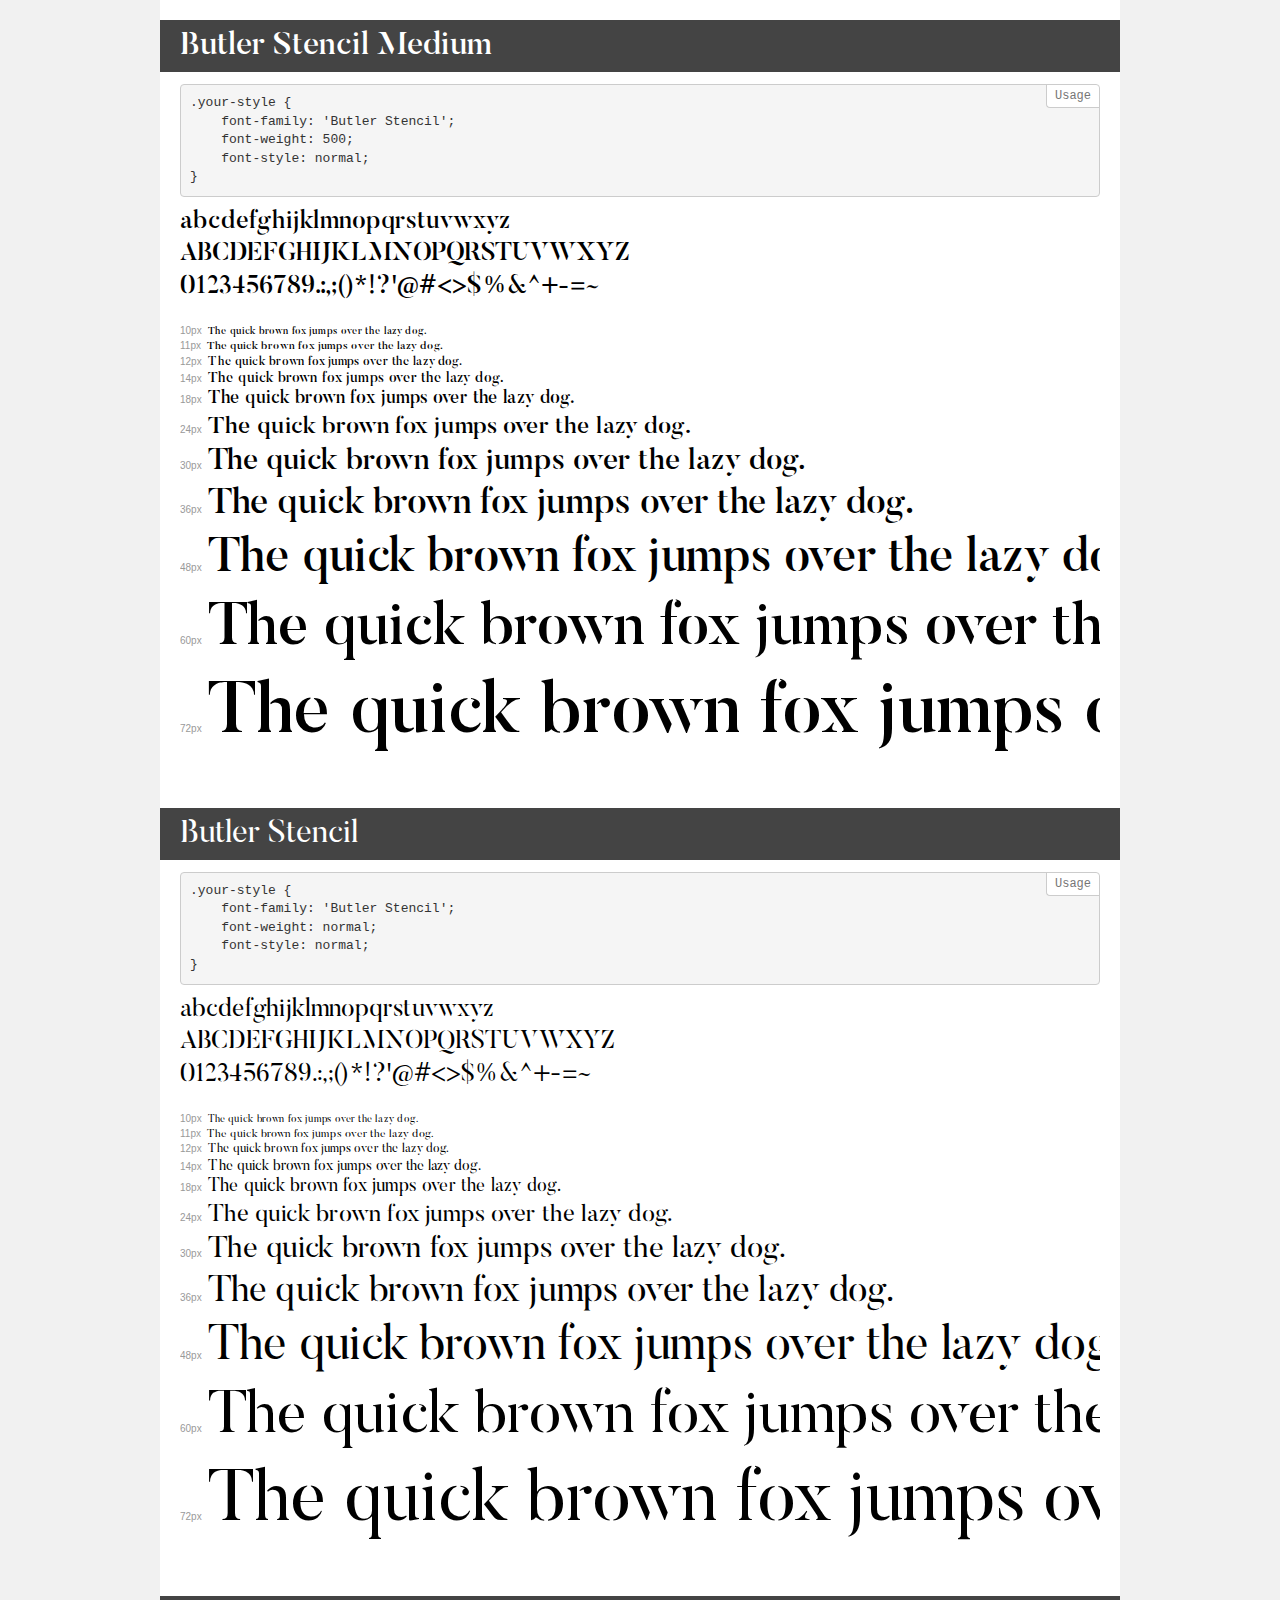
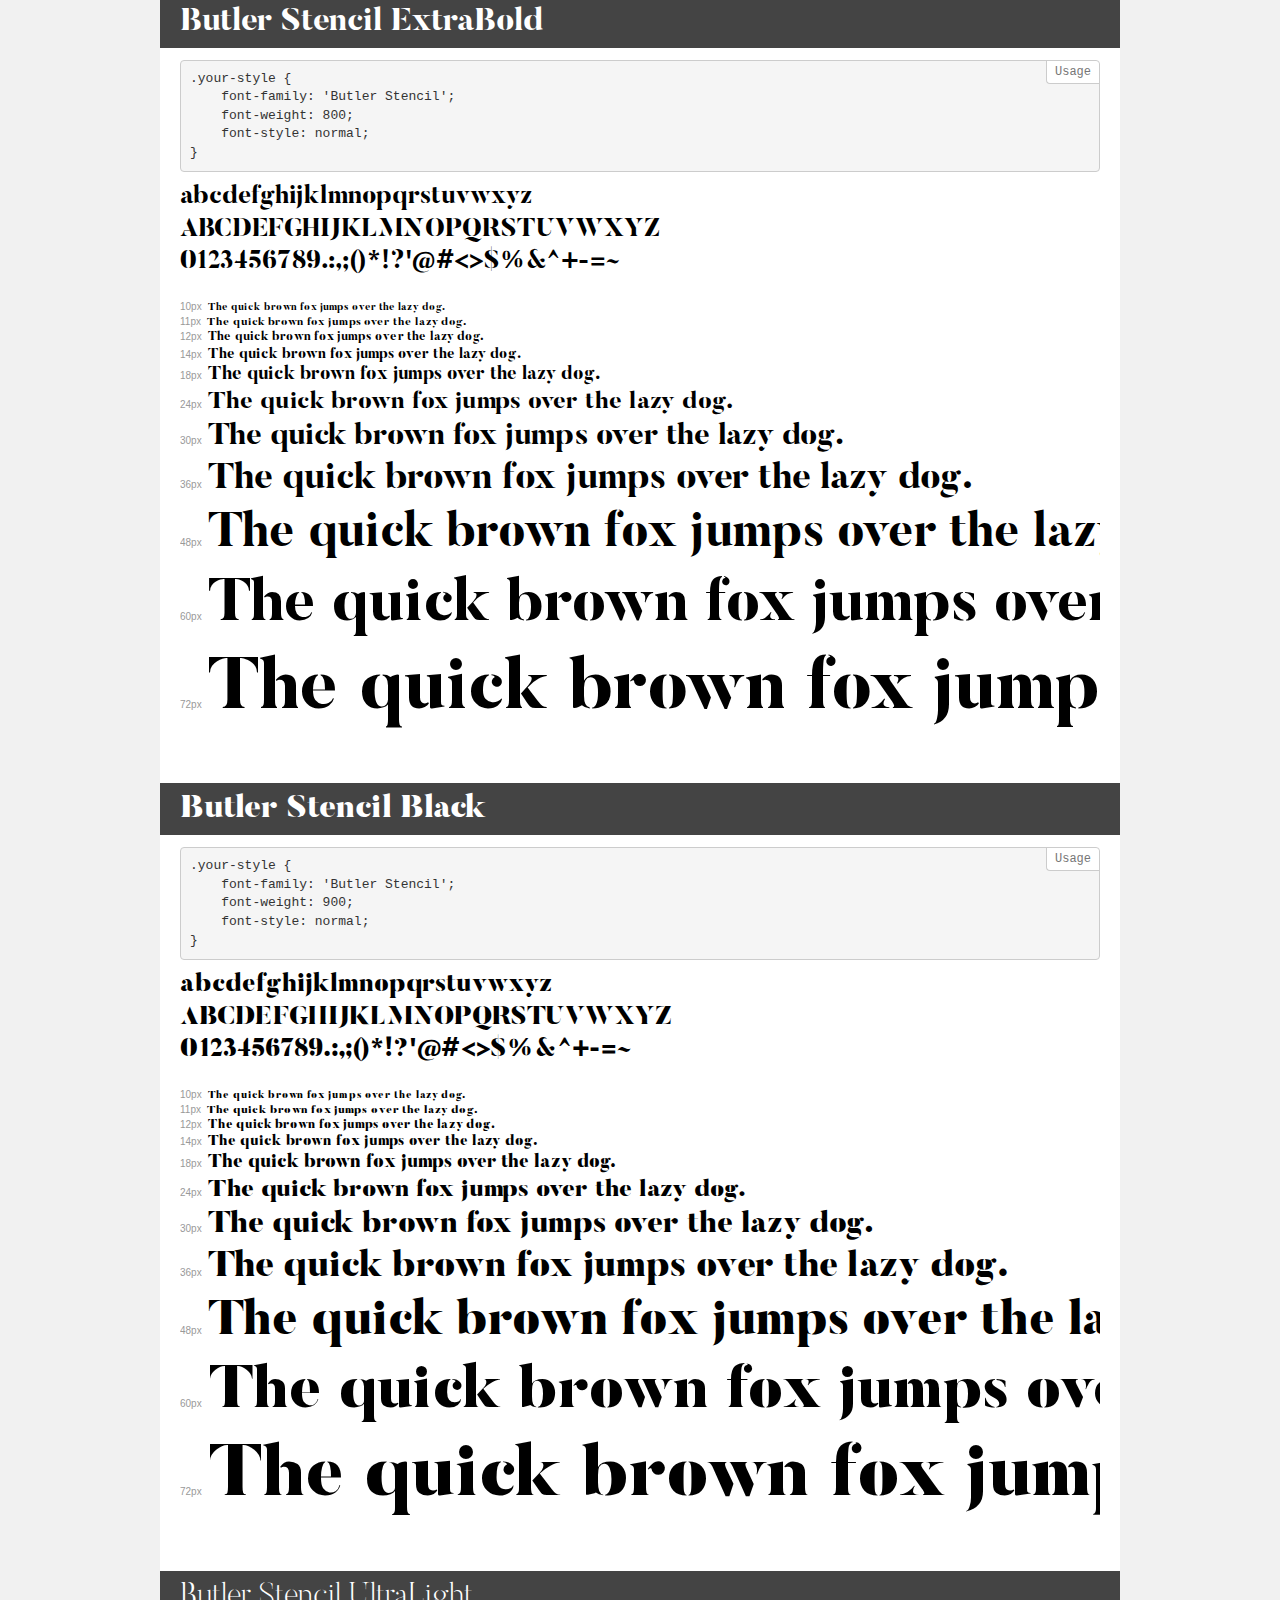
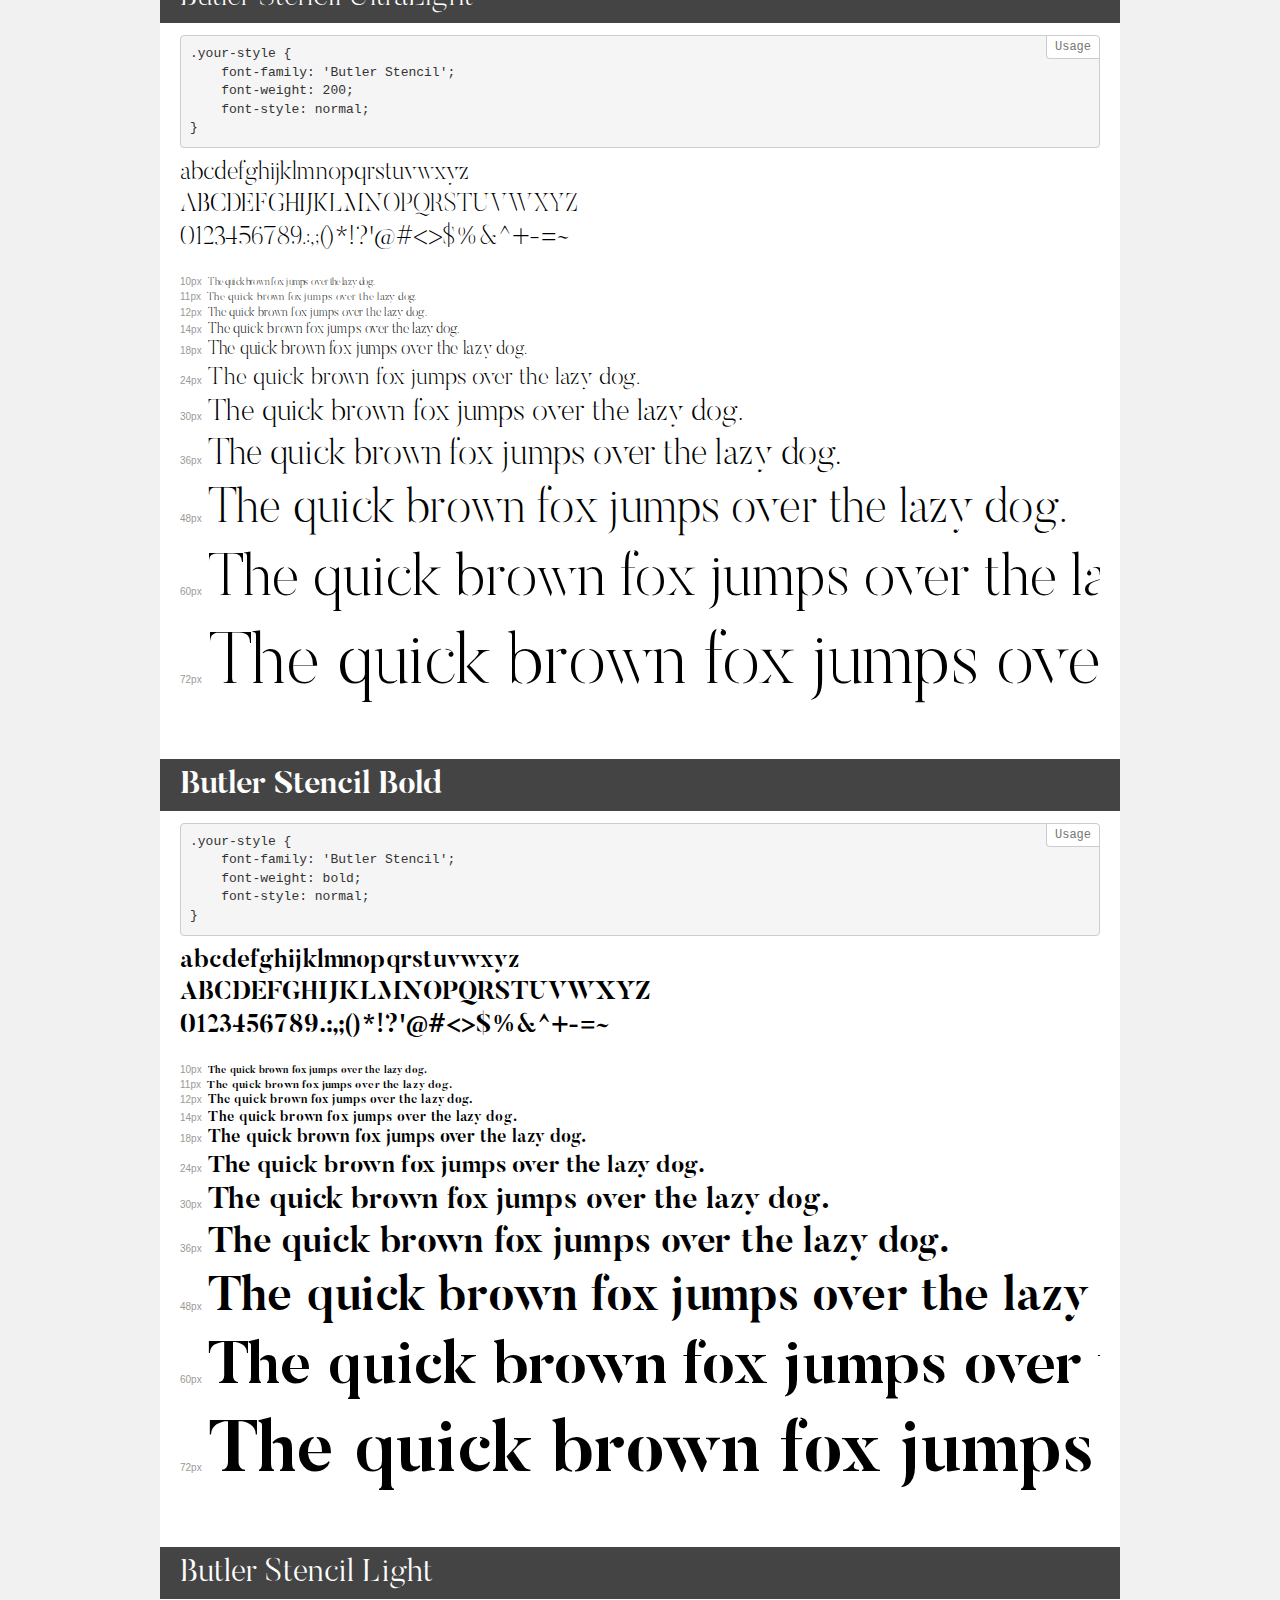
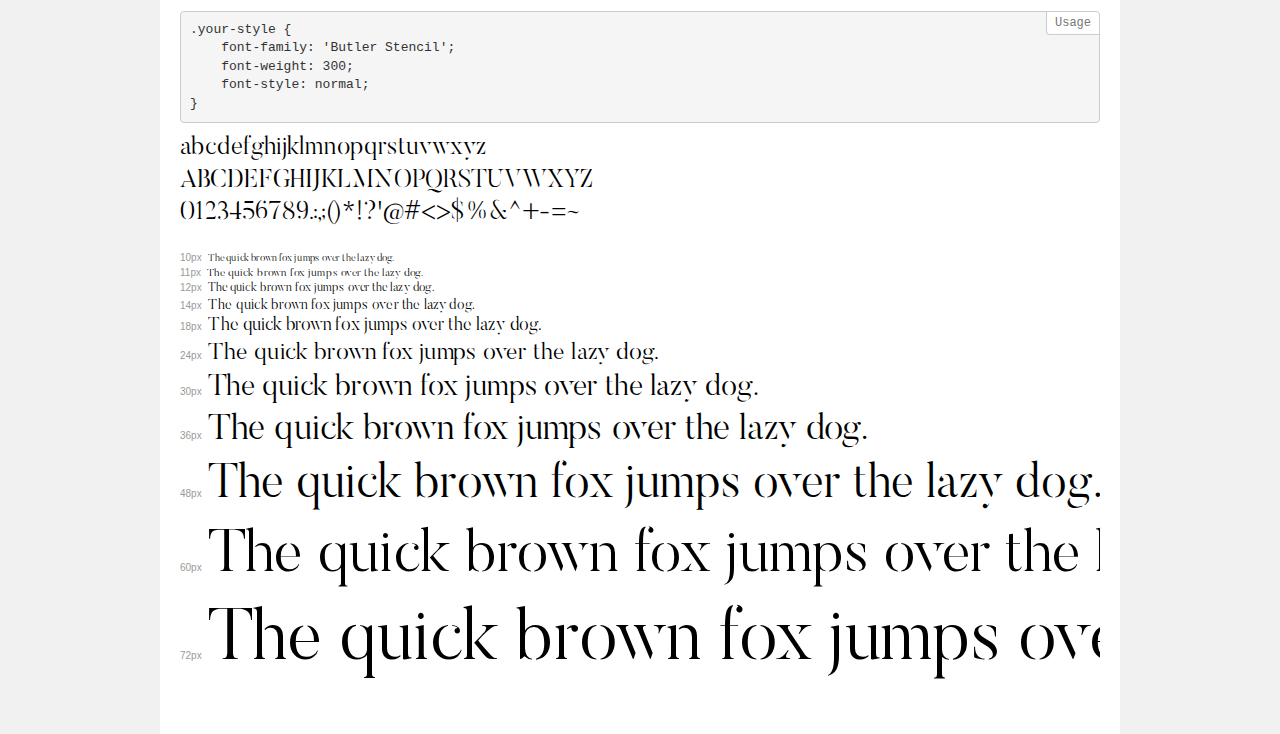
<file: assets/fonts/butler-font/Butler_Stencil_Webfont/demo.html>
<!DOCTYPE html>
<html>
<head>
    <meta charset="utf-8">
    <meta http-equiv="X-UA-Compatible" content="IE=edge">
    <meta name="viewport" content="width=device-width, initial-scale=1">
    <meta name="robots" content="noindex, noarchive">
    <meta name="format-detection" content="telephone=no">
    <title>Transfonter demo</title>
    <link href="stylesheet.css" rel="stylesheet">
    <style>
        /*
        http://meyerweb.com/eric/tools/css/reset/
        v2.0 | 20110126
        License: none (public domain)
        */
        html, body, div, span, applet, object, iframe,
        h1, h2, h3, h4, h5, h6, p, blockquote, pre,
        a, abbr, acronym, address, big, cite, code,
        del, dfn, em, img, ins, kbd, q, s, samp,
        small, strike, strong, sub, sup, tt, var,
        b, u, i, center,
        dl, dt, dd, ol, ul, li,
        fieldset, form, label, legend,
        table, caption, tbody, tfoot, thead, tr, th, td,
        article, aside, canvas, details, embed,
        figure, figcaption, footer, header, hgroup,
        menu, nav, output, ruby, section, summary,
        time, mark, audio, video {
            margin: 0;
            padding: 0;
            border: 0;
            font-size: 100%;
            font: inherit;
            vertical-align: baseline;
        }
        /* HTML5 display-role reset for older browsers */
        article, aside, details, figcaption, figure,
        footer, header, hgroup, menu, nav, section {
            display: block;
        }
        body {
            line-height: 1;
        }
        ol, ul {
            list-style: none;
        }
        blockquote, q {
            quotes: none;
        }
        blockquote:before, blockquote:after,
        q:before, q:after {
            content: '';
            content: none;
        }
        table {
            border-collapse: collapse;
            border-spacing: 0;
        }
        /* common styles */
        body {
            background: #f1f1f1;
            color: #000;
        }
        .page {
            background: #fff;
            width: 920px;
            margin: 0 auto;
            padding: 20px 20px 0 20px;
            overflow: hidden;
        }
        .font-container {
            overflow-x: auto;
            overflow-y: hidden;
            margin-bottom: 40px;
            line-height: 1.3;
            white-space: nowrap;
            padding-bottom: 5px;
        }
        h1 {
            position: relative;
            background: #444;
            font-size: 32px;
            color: #fff;
            padding: 10px 20px;
            margin: 0 -20px 12px -20px;
        }
        .letters {
            font-size: 25px;
            margin-bottom: 20px;
        }
        .s10:before {
            content: '10px';
        }
        .s11:before {
            content: '11px';
        }
        .s12:before {
            content: '12px';
        }
        .s14:before {
            content: '14px';
        }
        .s18:before {
            content: '18px';
        }
        .s24:before {
            content: '24px';
        }
        .s30:before {
            content: '30px';
        }
        .s36:before {
            content: '36px';
        }
        .s48:before {
            content: '48px';
        }
        .s60:before {
            content: '60px';
        }
        .s72:before {
            content: '72px';
        }
        .s10:before, .s11:before, .s12:before, .s14:before,
        .s18:before, .s24:before, .s30:before, .s36:before,
        .s48:before, .s60:before, .s72:before {
            font-family: Arial, sans-serif;
            font-size: 10px;
            font-weight: normal;
            font-style: normal;
            color: #999;
            padding-right: 6px;
        }
        pre {
            display: block;
            position: relative;
            padding: 9px;
            margin: 0 0 10px;
            font-family: Monaco, Menlo, Consolas, "Courier New", monospace !important;
            font-size: 13px;
            line-height: 1.428571429;
            color: #333;
            font-weight: normal !important;
            font-style: normal !important;
            background-color: #f5f5f5;
            border: 1px solid #ccc;
            overflow-x: auto;
            border-radius: 4px;
        }
        pre:after {
            display: block;
            position: absolute;
            right: 0;
            top: 0;
            content: 'Usage';
            line-height: 1;
            padding: 5px 8px;
            font-size: 12px;
            color: #767676;
            background-color: #fff;
            border: 1px solid #ccc;
            border-right: none;
            border-top: none;
            border-radius: 0 4px 0 4px;
            z-index: 10;
        }
        /* responsive */
        @media (max-width: 959px) {
            .page {
                width: auto;
                margin: 0;
            }
        }
    </style>
</head>
<body>
<div class="page">
    <div class="demo" style="font-family: 'Butler Stencil'; font-weight: 500; font-style: normal;">
        <h1>Butler Stencil Medium</h1>
        <pre>.your-style {
    font-family: 'Butler Stencil';
    font-weight: 500;
    font-style: normal;
}</pre>
        <div class="font-container">
            <p class="letters">
                abcdefghijklmnopqrstuvwxyz<br>
ABCDEFGHIJKLMNOPQRSTUVWXYZ<br>
                0123456789.:,;()*!?'@#<>$%&^+-=~
            </p>
            <p class="s10" style="font-size: 10px;">The quick brown fox jumps over the lazy dog.</p>
            <p class="s11" style="font-size: 11px;">The quick brown fox jumps over the lazy dog.</p>
            <p class="s12" style="font-size: 12px;">The quick brown fox jumps over the lazy dog.</p>
            <p class="s14" style="font-size: 14px;">The quick brown fox jumps over the lazy dog.</p>
            <p class="s18" style="font-size: 18px;">The quick brown fox jumps over the lazy dog.</p>
            <p class="s24" style="font-size: 24px;">The quick brown fox jumps over the lazy dog.</p>
            <p class="s30" style="font-size: 30px;">The quick brown fox jumps over the lazy dog.</p>
            <p class="s36" style="font-size: 36px;">The quick brown fox jumps over the lazy dog.</p>
            <p class="s48" style="font-size: 48px;">The quick brown fox jumps over the lazy dog.</p>
            <p class="s60" style="font-size: 60px;">The quick brown fox jumps over the lazy dog.</p>
            <p class="s72" style="font-size: 72px;">The quick brown fox jumps over the lazy dog.</p>
        </div>
    </div>
    <div class="demo" style="font-family: 'Butler Stencil'; font-weight: normal; font-style: normal;">
        <h1>Butler Stencil</h1>
        <pre>.your-style {
    font-family: 'Butler Stencil';
    font-weight: normal;
    font-style: normal;
}</pre>
        <div class="font-container">
            <p class="letters">
                abcdefghijklmnopqrstuvwxyz<br>
ABCDEFGHIJKLMNOPQRSTUVWXYZ<br>
                0123456789.:,;()*!?'@#<>$%&^+-=~
            </p>
            <p class="s10" style="font-size: 10px;">The quick brown fox jumps over the lazy dog.</p>
            <p class="s11" style="font-size: 11px;">The quick brown fox jumps over the lazy dog.</p>
            <p class="s12" style="font-size: 12px;">The quick brown fox jumps over the lazy dog.</p>
            <p class="s14" style="font-size: 14px;">The quick brown fox jumps over the lazy dog.</p>
            <p class="s18" style="font-size: 18px;">The quick brown fox jumps over the lazy dog.</p>
            <p class="s24" style="font-size: 24px;">The quick brown fox jumps over the lazy dog.</p>
            <p class="s30" style="font-size: 30px;">The quick brown fox jumps over the lazy dog.</p>
            <p class="s36" style="font-size: 36px;">The quick brown fox jumps over the lazy dog.</p>
            <p class="s48" style="font-size: 48px;">The quick brown fox jumps over the lazy dog.</p>
            <p class="s60" style="font-size: 60px;">The quick brown fox jumps over the lazy dog.</p>
            <p class="s72" style="font-size: 72px;">The quick brown fox jumps over the lazy dog.</p>
        </div>
    </div>
    <div class="demo" style="font-family: 'Butler Stencil'; font-weight: 800; font-style: normal;">
        <h1>Butler Stencil ExtraBold</h1>
        <pre>.your-style {
    font-family: 'Butler Stencil';
    font-weight: 800;
    font-style: normal;
}</pre>
        <div class="font-container">
            <p class="letters">
                abcdefghijklmnopqrstuvwxyz<br>
ABCDEFGHIJKLMNOPQRSTUVWXYZ<br>
                0123456789.:,;()*!?'@#<>$%&^+-=~
            </p>
            <p class="s10" style="font-size: 10px;">The quick brown fox jumps over the lazy dog.</p>
            <p class="s11" style="font-size: 11px;">The quick brown fox jumps over the lazy dog.</p>
            <p class="s12" style="font-size: 12px;">The quick brown fox jumps over the lazy dog.</p>
            <p class="s14" style="font-size: 14px;">The quick brown fox jumps over the lazy dog.</p>
            <p class="s18" style="font-size: 18px;">The quick brown fox jumps over the lazy dog.</p>
            <p class="s24" style="font-size: 24px;">The quick brown fox jumps over the lazy dog.</p>
            <p class="s30" style="font-size: 30px;">The quick brown fox jumps over the lazy dog.</p>
            <p class="s36" style="font-size: 36px;">The quick brown fox jumps over the lazy dog.</p>
            <p class="s48" style="font-size: 48px;">The quick brown fox jumps over the lazy dog.</p>
            <p class="s60" style="font-size: 60px;">The quick brown fox jumps over the lazy dog.</p>
            <p class="s72" style="font-size: 72px;">The quick brown fox jumps over the lazy dog.</p>
        </div>
    </div>
    <div class="demo" style="font-family: 'Butler Stencil'; font-weight: 900; font-style: normal;">
        <h1>Butler Stencil Black</h1>
        <pre>.your-style {
    font-family: 'Butler Stencil';
    font-weight: 900;
    font-style: normal;
}</pre>
        <div class="font-container">
            <p class="letters">
                abcdefghijklmnopqrstuvwxyz<br>
ABCDEFGHIJKLMNOPQRSTUVWXYZ<br>
                0123456789.:,;()*!?'@#<>$%&^+-=~
            </p>
            <p class="s10" style="font-size: 10px;">The quick brown fox jumps over the lazy dog.</p>
            <p class="s11" style="font-size: 11px;">The quick brown fox jumps over the lazy dog.</p>
            <p class="s12" style="font-size: 12px;">The quick brown fox jumps over the lazy dog.</p>
            <p class="s14" style="font-size: 14px;">The quick brown fox jumps over the lazy dog.</p>
            <p class="s18" style="font-size: 18px;">The quick brown fox jumps over the lazy dog.</p>
            <p class="s24" style="font-size: 24px;">The quick brown fox jumps over the lazy dog.</p>
            <p class="s30" style="font-size: 30px;">The quick brown fox jumps over the lazy dog.</p>
            <p class="s36" style="font-size: 36px;">The quick brown fox jumps over the lazy dog.</p>
            <p class="s48" style="font-size: 48px;">The quick brown fox jumps over the lazy dog.</p>
            <p class="s60" style="font-size: 60px;">The quick brown fox jumps over the lazy dog.</p>
            <p class="s72" style="font-size: 72px;">The quick brown fox jumps over the lazy dog.</p>
        </div>
    </div>
    <div class="demo" style="font-family: 'Butler Stencil'; font-weight: 200; font-style: normal;">
        <h1>Butler Stencil UltraLight</h1>
        <pre>.your-style {
    font-family: 'Butler Stencil';
    font-weight: 200;
    font-style: normal;
}</pre>
        <div class="font-container">
            <p class="letters">
                abcdefghijklmnopqrstuvwxyz<br>
ABCDEFGHIJKLMNOPQRSTUVWXYZ<br>
                0123456789.:,;()*!?'@#<>$%&^+-=~
            </p>
            <p class="s10" style="font-size: 10px;">The quick brown fox jumps over the lazy dog.</p>
            <p class="s11" style="font-size: 11px;">The quick brown fox jumps over the lazy dog.</p>
            <p class="s12" style="font-size: 12px;">The quick brown fox jumps over the lazy dog.</p>
            <p class="s14" style="font-size: 14px;">The quick brown fox jumps over the lazy dog.</p>
            <p class="s18" style="font-size: 18px;">The quick brown fox jumps over the lazy dog.</p>
            <p class="s24" style="font-size: 24px;">The quick brown fox jumps over the lazy dog.</p>
            <p class="s30" style="font-size: 30px;">The quick brown fox jumps over the lazy dog.</p>
            <p class="s36" style="font-size: 36px;">The quick brown fox jumps over the lazy dog.</p>
            <p class="s48" style="font-size: 48px;">The quick brown fox jumps over the lazy dog.</p>
            <p class="s60" style="font-size: 60px;">The quick brown fox jumps over the lazy dog.</p>
            <p class="s72" style="font-size: 72px;">The quick brown fox jumps over the lazy dog.</p>
        </div>
    </div>
    <div class="demo" style="font-family: 'Butler Stencil'; font-weight: bold; font-style: normal;">
        <h1>Butler Stencil Bold</h1>
        <pre>.your-style {
    font-family: 'Butler Stencil';
    font-weight: bold;
    font-style: normal;
}</pre>
        <div class="font-container">
            <p class="letters">
                abcdefghijklmnopqrstuvwxyz<br>
ABCDEFGHIJKLMNOPQRSTUVWXYZ<br>
                0123456789.:,;()*!?'@#<>$%&^+-=~
            </p>
            <p class="s10" style="font-size: 10px;">The quick brown fox jumps over the lazy dog.</p>
            <p class="s11" style="font-size: 11px;">The quick brown fox jumps over the lazy dog.</p>
            <p class="s12" style="font-size: 12px;">The quick brown fox jumps over the lazy dog.</p>
            <p class="s14" style="font-size: 14px;">The quick brown fox jumps over the lazy dog.</p>
            <p class="s18" style="font-size: 18px;">The quick brown fox jumps over the lazy dog.</p>
            <p class="s24" style="font-size: 24px;">The quick brown fox jumps over the lazy dog.</p>
            <p class="s30" style="font-size: 30px;">The quick brown fox jumps over the lazy dog.</p>
            <p class="s36" style="font-size: 36px;">The quick brown fox jumps over the lazy dog.</p>
            <p class="s48" style="font-size: 48px;">The quick brown fox jumps over the lazy dog.</p>
            <p class="s60" style="font-size: 60px;">The quick brown fox jumps over the lazy dog.</p>
            <p class="s72" style="font-size: 72px;">The quick brown fox jumps over the lazy dog.</p>
        </div>
    </div>
    <div class="demo" style="font-family: 'Butler Stencil'; font-weight: 300; font-style: normal;">
        <h1>Butler Stencil Light</h1>
        <pre>.your-style {
    font-family: 'Butler Stencil';
    font-weight: 300;
    font-style: normal;
}</pre>
        <div class="font-container">
            <p class="letters">
                abcdefghijklmnopqrstuvwxyz<br>
ABCDEFGHIJKLMNOPQRSTUVWXYZ<br>
                0123456789.:,;()*!?'@#<>$%&^+-=~
            </p>
            <p class="s10" style="font-size: 10px;">The quick brown fox jumps over the lazy dog.</p>
            <p class="s11" style="font-size: 11px;">The quick brown fox jumps over the lazy dog.</p>
            <p class="s12" style="font-size: 12px;">The quick brown fox jumps over the lazy dog.</p>
            <p class="s14" style="font-size: 14px;">The quick brown fox jumps over the lazy dog.</p>
            <p class="s18" style="font-size: 18px;">The quick brown fox jumps over the lazy dog.</p>
            <p class="s24" style="font-size: 24px;">The quick brown fox jumps over the lazy dog.</p>
            <p class="s30" style="font-size: 30px;">The quick brown fox jumps over the lazy dog.</p>
            <p class="s36" style="font-size: 36px;">The quick brown fox jumps over the lazy dog.</p>
            <p class="s48" style="font-size: 48px;">The quick brown fox jumps over the lazy dog.</p>
            <p class="s60" style="font-size: 60px;">The quick brown fox jumps over the lazy dog.</p>
            <p class="s72" style="font-size: 72px;">The quick brown fox jumps over the lazy dog.</p>
        </div>
    </div>
</div>
</body>
</html>
</file>
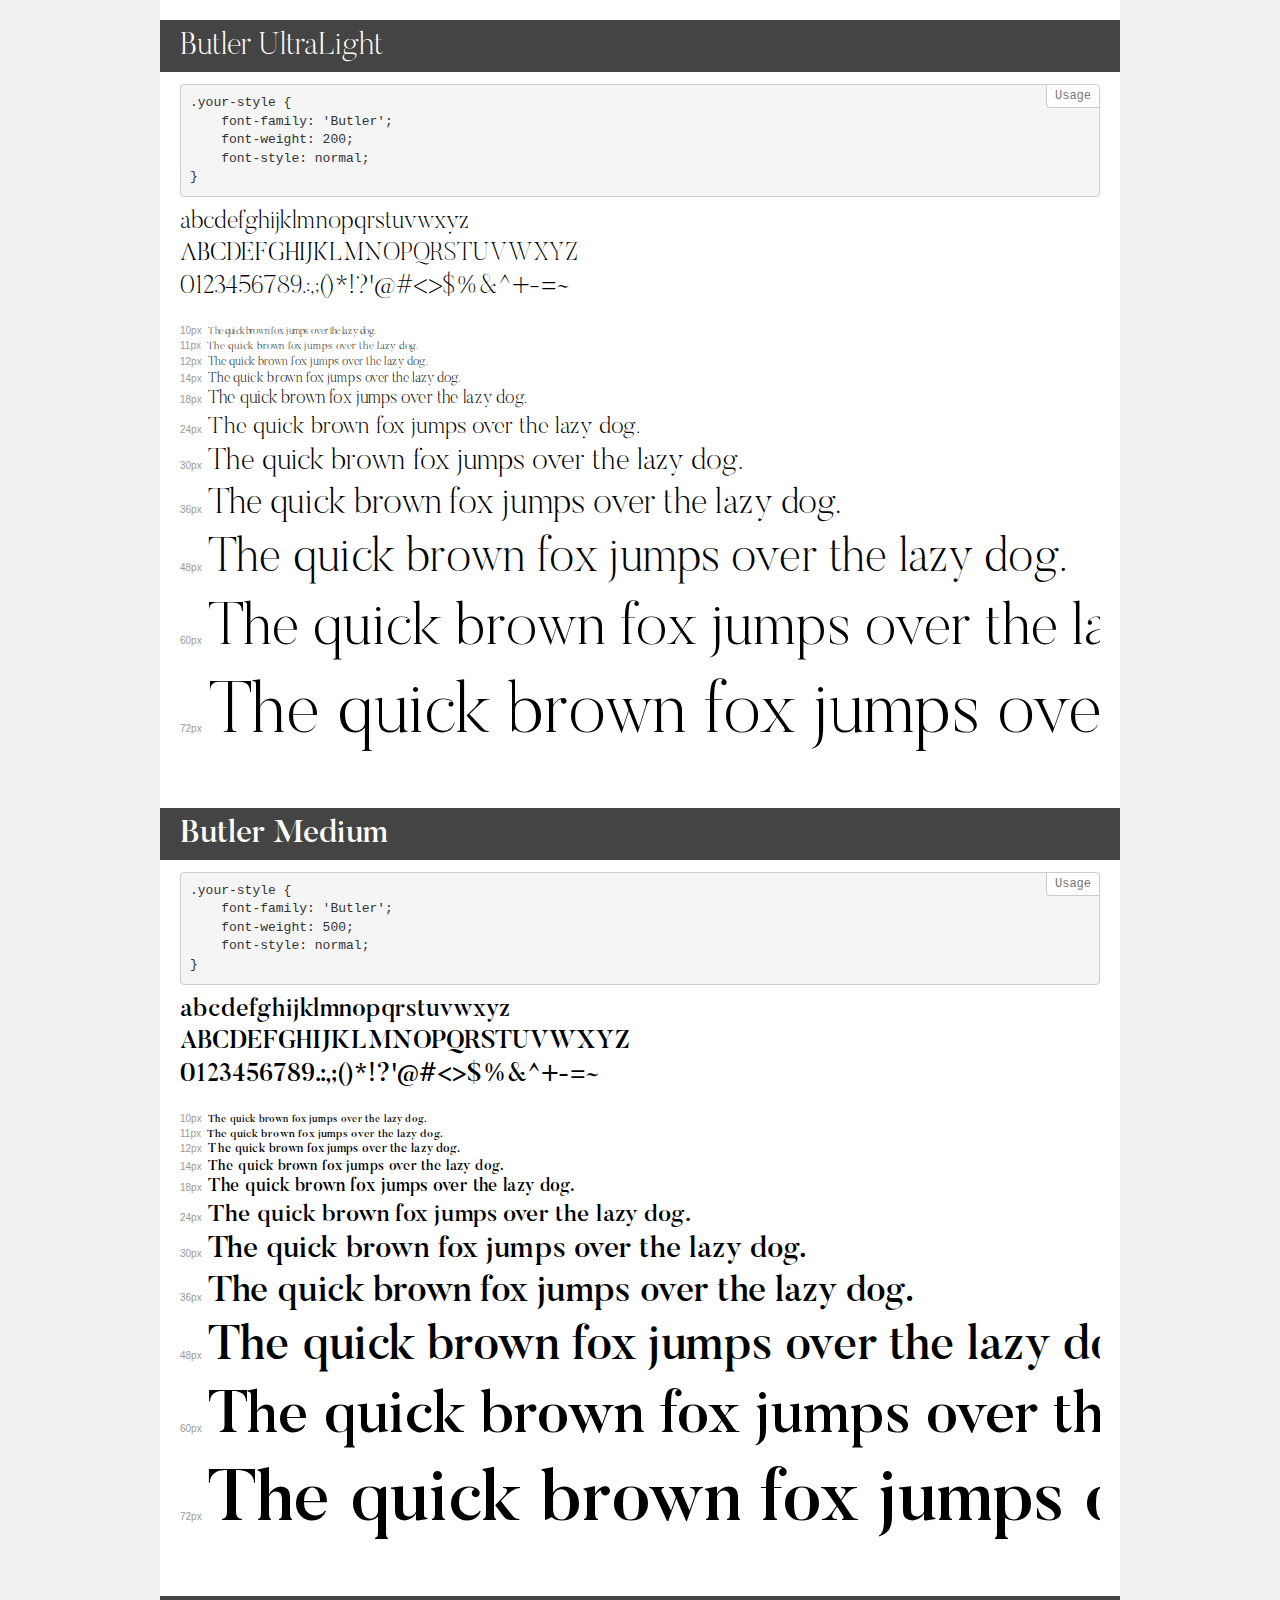
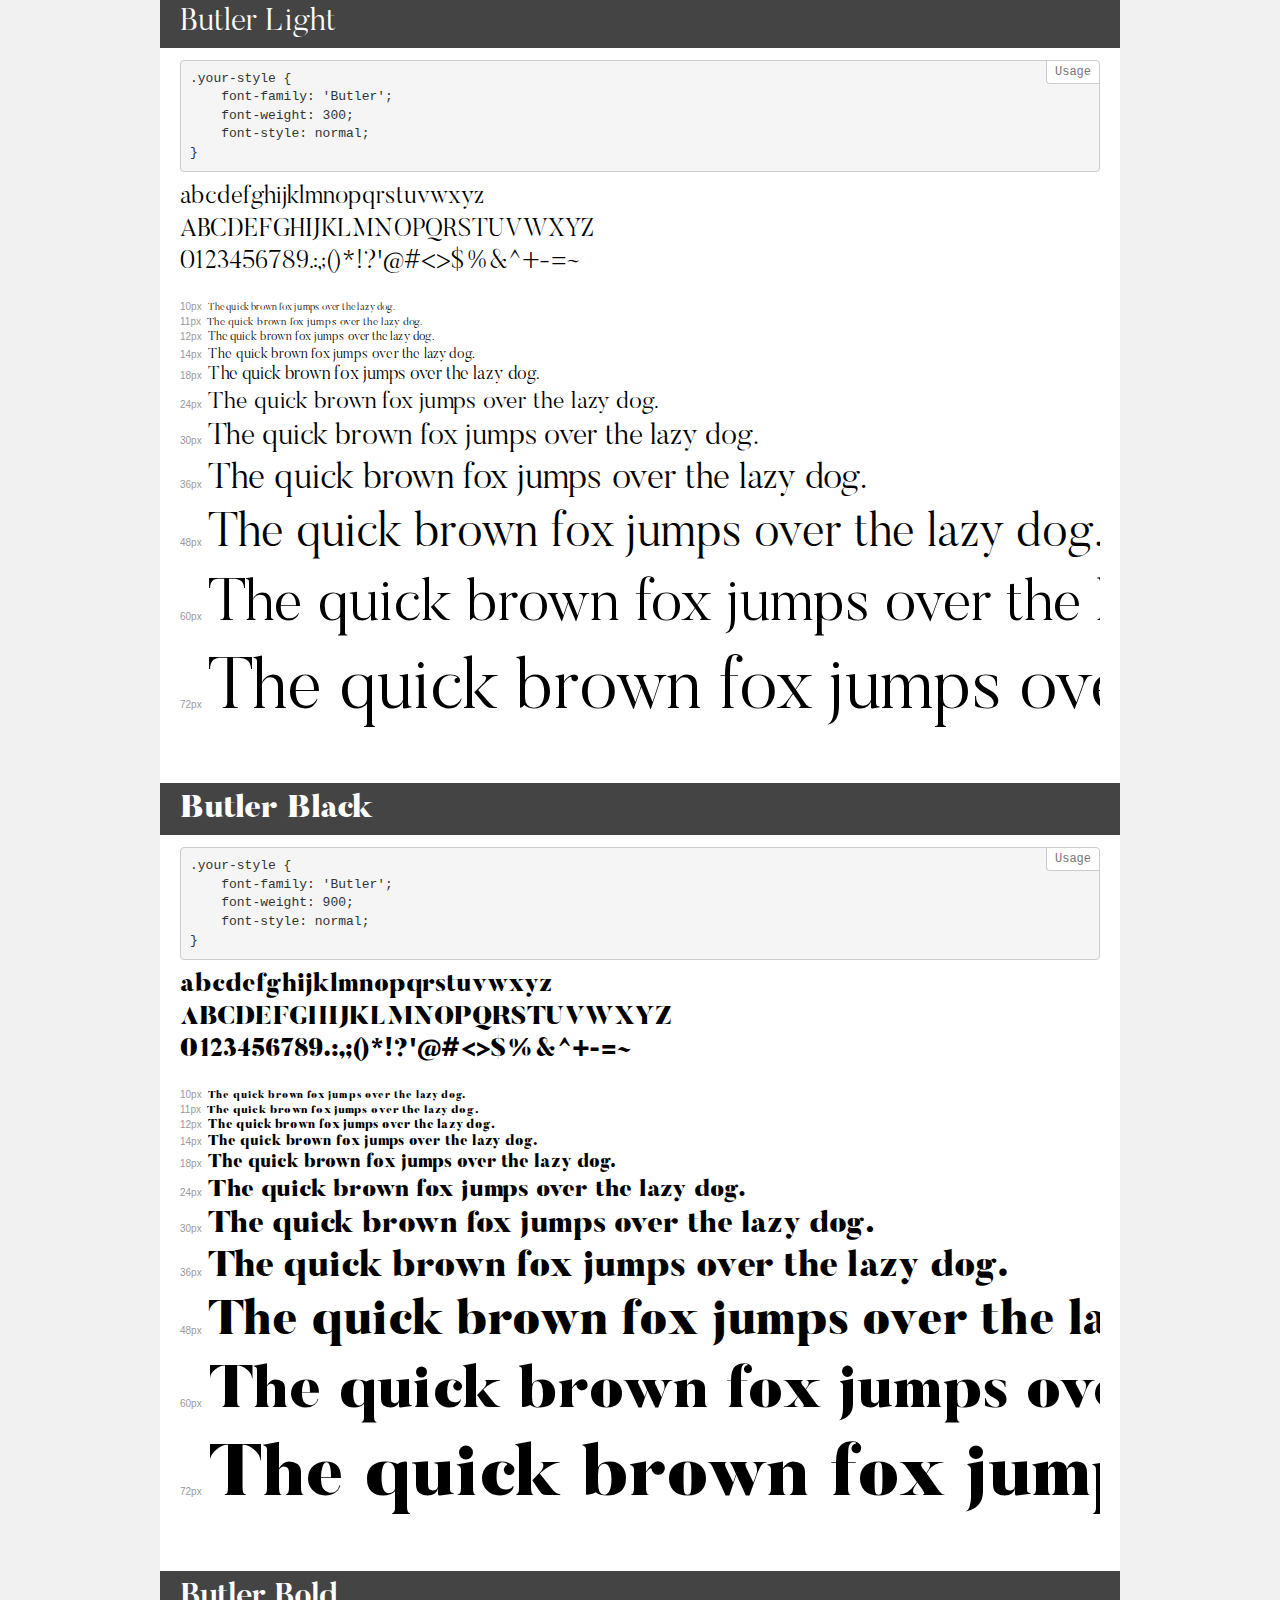
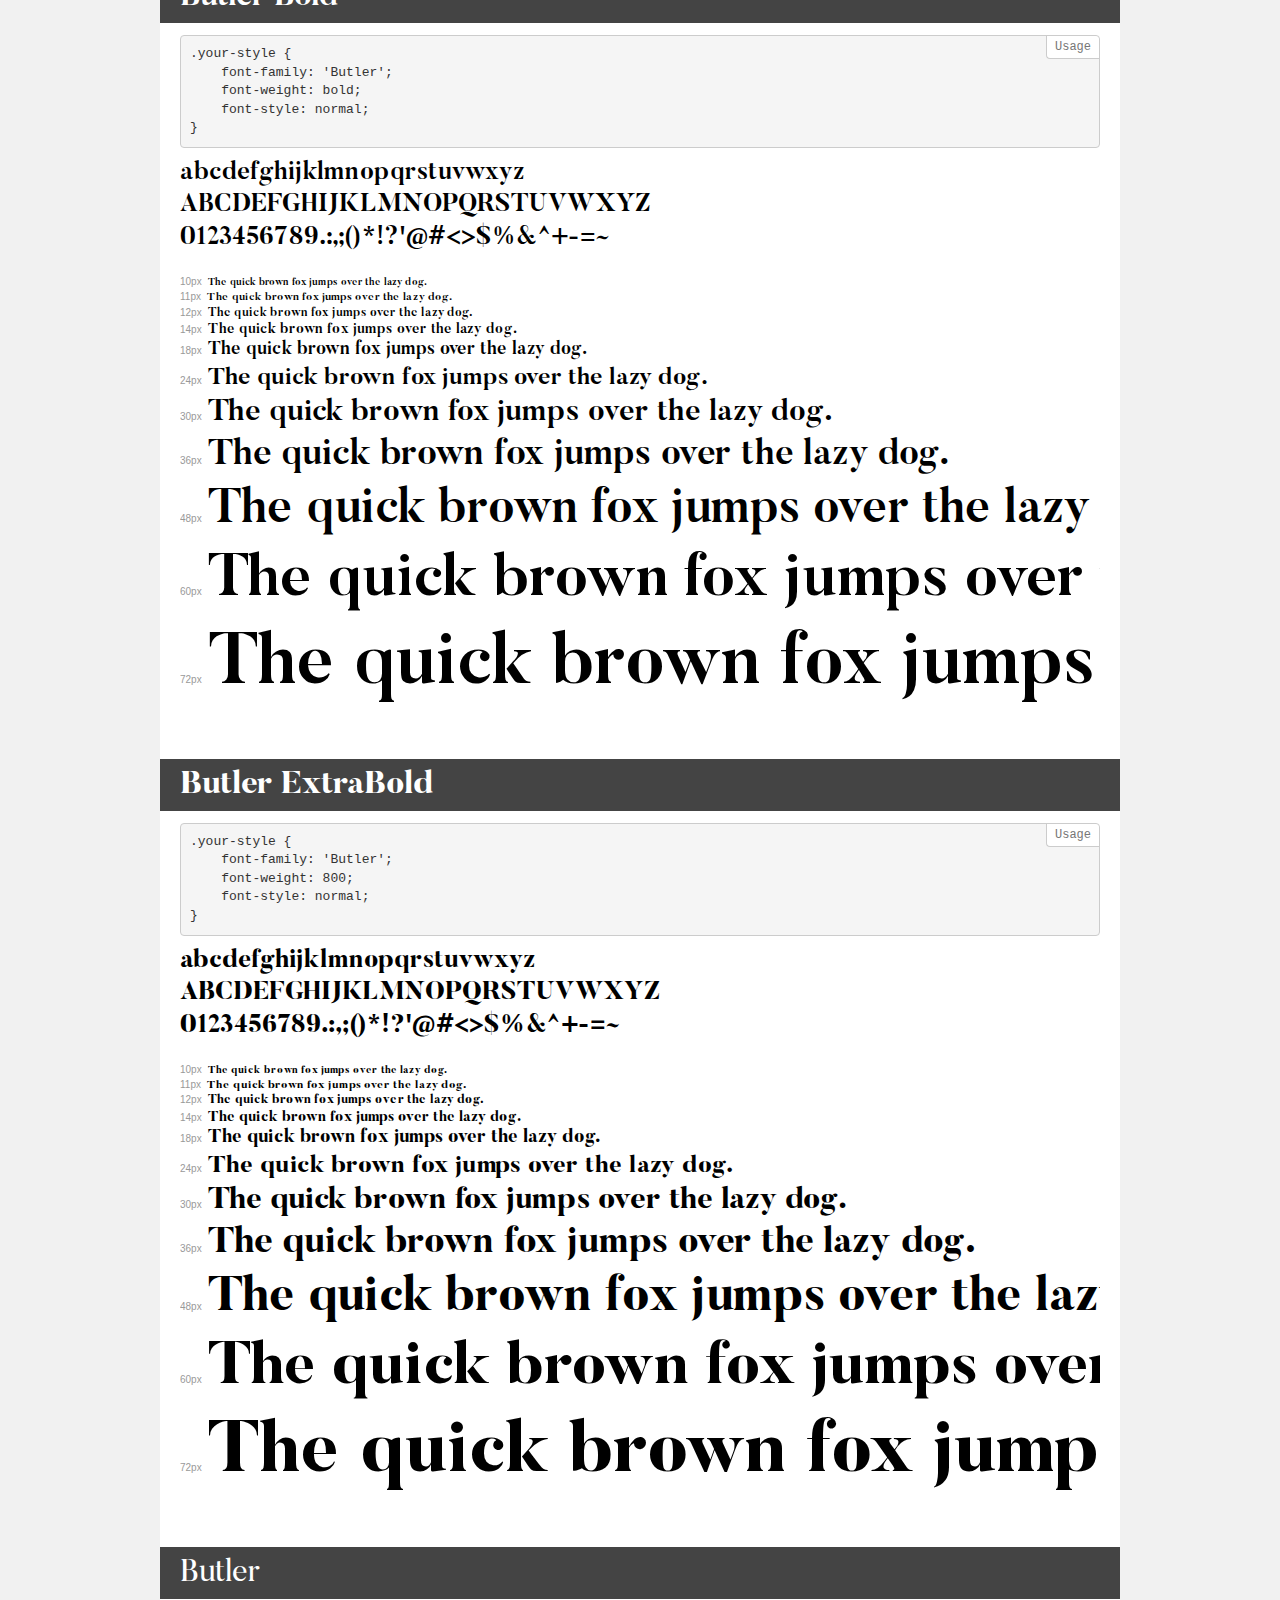
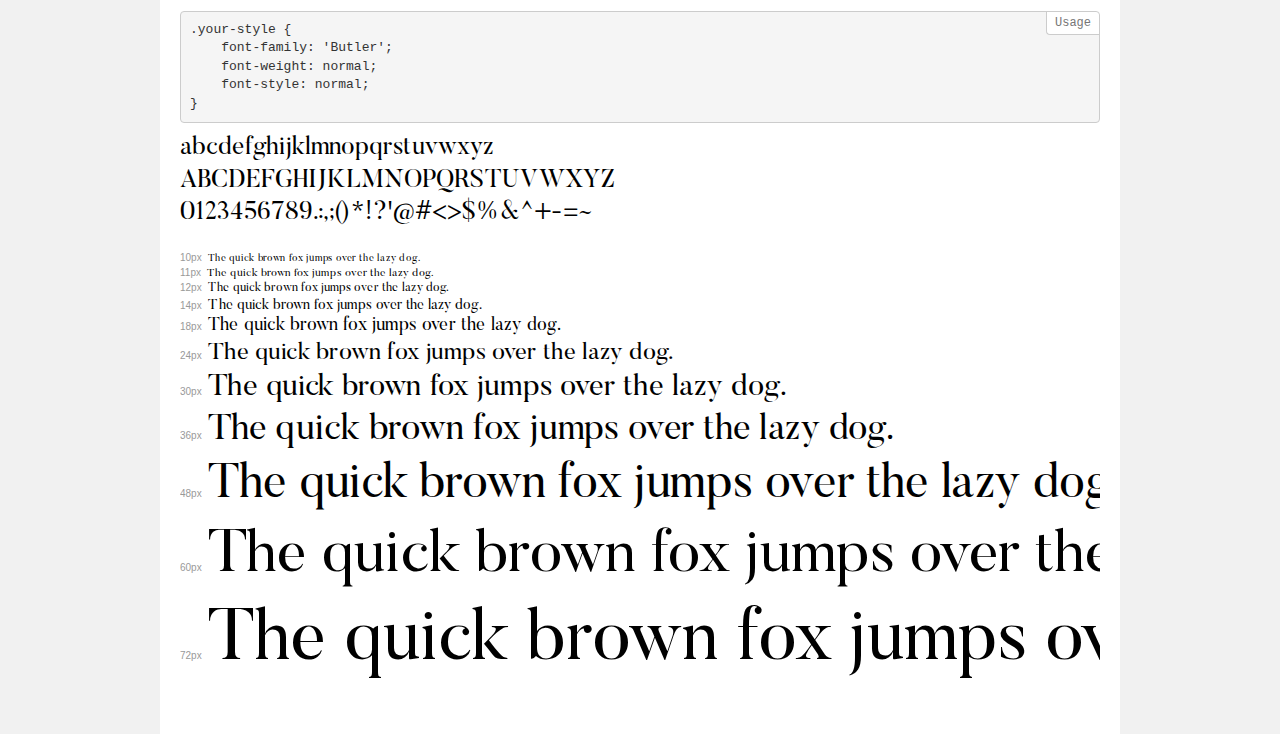
<file: assets/fonts/butler-font/Butler_Webfont/demo.html>
<!DOCTYPE html>
<html>
<head>
    <meta charset="utf-8">
    <meta http-equiv="X-UA-Compatible" content="IE=edge">
    <meta name="viewport" content="width=device-width, initial-scale=1">
    <meta name="robots" content="noindex, noarchive">
    <meta name="format-detection" content="telephone=no">
    <title>Transfonter demo</title>
    <link href="stylesheet.css" rel="stylesheet">
    <style>
        /*
        http://meyerweb.com/eric/tools/css/reset/
        v2.0 | 20110126
        License: none (public domain)
        */
        html, body, div, span, applet, object, iframe,
        h1, h2, h3, h4, h5, h6, p, blockquote, pre,
        a, abbr, acronym, address, big, cite, code,
        del, dfn, em, img, ins, kbd, q, s, samp,
        small, strike, strong, sub, sup, tt, var,
        b, u, i, center,
        dl, dt, dd, ol, ul, li,
        fieldset, form, label, legend,
        table, caption, tbody, tfoot, thead, tr, th, td,
        article, aside, canvas, details, embed,
        figure, figcaption, footer, header, hgroup,
        menu, nav, output, ruby, section, summary,
        time, mark, audio, video {
            margin: 0;
            padding: 0;
            border: 0;
            font-size: 100%;
            font: inherit;
            vertical-align: baseline;
        }
        /* HTML5 display-role reset for older browsers */
        article, aside, details, figcaption, figure,
        footer, header, hgroup, menu, nav, section {
            display: block;
        }
        body {
            line-height: 1;
        }
        ol, ul {
            list-style: none;
        }
        blockquote, q {
            quotes: none;
        }
        blockquote:before, blockquote:after,
        q:before, q:after {
            content: '';
            content: none;
        }
        table {
            border-collapse: collapse;
            border-spacing: 0;
        }
        /* common styles */
        body {
            background: #f1f1f1;
            color: #000;
        }
        .page {
            background: #fff;
            width: 920px;
            margin: 0 auto;
            padding: 20px 20px 0 20px;
            overflow: hidden;
        }
        .font-container {
            overflow-x: auto;
            overflow-y: hidden;
            margin-bottom: 40px;
            line-height: 1.3;
            white-space: nowrap;
            padding-bottom: 5px;
        }
        h1 {
            position: relative;
            background: #444;
            font-size: 32px;
            color: #fff;
            padding: 10px 20px;
            margin: 0 -20px 12px -20px;
        }
        .letters {
            font-size: 25px;
            margin-bottom: 20px;
        }
        .s10:before {
            content: '10px';
        }
        .s11:before {
            content: '11px';
        }
        .s12:before {
            content: '12px';
        }
        .s14:before {
            content: '14px';
        }
        .s18:before {
            content: '18px';
        }
        .s24:before {
            content: '24px';
        }
        .s30:before {
            content: '30px';
        }
        .s36:before {
            content: '36px';
        }
        .s48:before {
            content: '48px';
        }
        .s60:before {
            content: '60px';
        }
        .s72:before {
            content: '72px';
        }
        .s10:before, .s11:before, .s12:before, .s14:before,
        .s18:before, .s24:before, .s30:before, .s36:before,
        .s48:before, .s60:before, .s72:before {
            font-family: Arial, sans-serif;
            font-size: 10px;
            font-weight: normal;
            font-style: normal;
            color: #999;
            padding-right: 6px;
        }
        pre {
            display: block;
            position: relative;
            padding: 9px;
            margin: 0 0 10px;
            font-family: Monaco, Menlo, Consolas, "Courier New", monospace !important;
            font-size: 13px;
            line-height: 1.428571429;
            color: #333;
            font-weight: normal !important;
            font-style: normal !important;
            background-color: #f5f5f5;
            border: 1px solid #ccc;
            overflow-x: auto;
            border-radius: 4px;
        }
        pre:after {
            display: block;
            position: absolute;
            right: 0;
            top: 0;
            content: 'Usage';
            line-height: 1;
            padding: 5px 8px;
            font-size: 12px;
            color: #767676;
            background-color: #fff;
            border: 1px solid #ccc;
            border-right: none;
            border-top: none;
            border-radius: 0 4px 0 4px;
            z-index: 10;
        }
        /* responsive */
        @media (max-width: 959px) {
            .page {
                width: auto;
                margin: 0;
            }
        }
    </style>
</head>
<body>
<div class="page">
    <div class="demo" style="font-family: 'Butler'; font-weight: 200; font-style: normal;">
        <h1>Butler UltraLight</h1>
        <pre>.your-style {
    font-family: 'Butler';
    font-weight: 200;
    font-style: normal;
}</pre>
        <div class="font-container">
            <p class="letters">
                abcdefghijklmnopqrstuvwxyz<br>
ABCDEFGHIJKLMNOPQRSTUVWXYZ<br>
                0123456789.:,;()*!?'@#<>$%&^+-=~
            </p>
            <p class="s10" style="font-size: 10px;">The quick brown fox jumps over the lazy dog.</p>
            <p class="s11" style="font-size: 11px;">The quick brown fox jumps over the lazy dog.</p>
            <p class="s12" style="font-size: 12px;">The quick brown fox jumps over the lazy dog.</p>
            <p class="s14" style="font-size: 14px;">The quick brown fox jumps over the lazy dog.</p>
            <p class="s18" style="font-size: 18px;">The quick brown fox jumps over the lazy dog.</p>
            <p class="s24" style="font-size: 24px;">The quick brown fox jumps over the lazy dog.</p>
            <p class="s30" style="font-size: 30px;">The quick brown fox jumps over the lazy dog.</p>
            <p class="s36" style="font-size: 36px;">The quick brown fox jumps over the lazy dog.</p>
            <p class="s48" style="font-size: 48px;">The quick brown fox jumps over the lazy dog.</p>
            <p class="s60" style="font-size: 60px;">The quick brown fox jumps over the lazy dog.</p>
            <p class="s72" style="font-size: 72px;">The quick brown fox jumps over the lazy dog.</p>
        </div>
    </div>
    <div class="demo" style="font-family: 'Butler'; font-weight: 500; font-style: normal;">
        <h1>Butler Medium</h1>
        <pre>.your-style {
    font-family: 'Butler';
    font-weight: 500;
    font-style: normal;
}</pre>
        <div class="font-container">
            <p class="letters">
                abcdefghijklmnopqrstuvwxyz<br>
ABCDEFGHIJKLMNOPQRSTUVWXYZ<br>
                0123456789.:,;()*!?'@#<>$%&^+-=~
            </p>
            <p class="s10" style="font-size: 10px;">The quick brown fox jumps over the lazy dog.</p>
            <p class="s11" style="font-size: 11px;">The quick brown fox jumps over the lazy dog.</p>
            <p class="s12" style="font-size: 12px;">The quick brown fox jumps over the lazy dog.</p>
            <p class="s14" style="font-size: 14px;">The quick brown fox jumps over the lazy dog.</p>
            <p class="s18" style="font-size: 18px;">The quick brown fox jumps over the lazy dog.</p>
            <p class="s24" style="font-size: 24px;">The quick brown fox jumps over the lazy dog.</p>
            <p class="s30" style="font-size: 30px;">The quick brown fox jumps over the lazy dog.</p>
            <p class="s36" style="font-size: 36px;">The quick brown fox jumps over the lazy dog.</p>
            <p class="s48" style="font-size: 48px;">The quick brown fox jumps over the lazy dog.</p>
            <p class="s60" style="font-size: 60px;">The quick brown fox jumps over the lazy dog.</p>
            <p class="s72" style="font-size: 72px;">The quick brown fox jumps over the lazy dog.</p>
        </div>
    </div>
    <div class="demo" style="font-family: 'Butler'; font-weight: 300; font-style: normal;">
        <h1>Butler Light</h1>
        <pre>.your-style {
    font-family: 'Butler';
    font-weight: 300;
    font-style: normal;
}</pre>
        <div class="font-container">
            <p class="letters">
                abcdefghijklmnopqrstuvwxyz<br>
ABCDEFGHIJKLMNOPQRSTUVWXYZ<br>
                0123456789.:,;()*!?'@#<>$%&^+-=~
            </p>
            <p class="s10" style="font-size: 10px;">The quick brown fox jumps over the lazy dog.</p>
            <p class="s11" style="font-size: 11px;">The quick brown fox jumps over the lazy dog.</p>
            <p class="s12" style="font-size: 12px;">The quick brown fox jumps over the lazy dog.</p>
            <p class="s14" style="font-size: 14px;">The quick brown fox jumps over the lazy dog.</p>
            <p class="s18" style="font-size: 18px;">The quick brown fox jumps over the lazy dog.</p>
            <p class="s24" style="font-size: 24px;">The quick brown fox jumps over the lazy dog.</p>
            <p class="s30" style="font-size: 30px;">The quick brown fox jumps over the lazy dog.</p>
            <p class="s36" style="font-size: 36px;">The quick brown fox jumps over the lazy dog.</p>
            <p class="s48" style="font-size: 48px;">The quick brown fox jumps over the lazy dog.</p>
            <p class="s60" style="font-size: 60px;">The quick brown fox jumps over the lazy dog.</p>
            <p class="s72" style="font-size: 72px;">The quick brown fox jumps over the lazy dog.</p>
        </div>
    </div>
    <div class="demo" style="font-family: 'Butler'; font-weight: 900; font-style: normal;">
        <h1>Butler Black</h1>
        <pre>.your-style {
    font-family: 'Butler';
    font-weight: 900;
    font-style: normal;
}</pre>
        <div class="font-container">
            <p class="letters">
                abcdefghijklmnopqrstuvwxyz<br>
ABCDEFGHIJKLMNOPQRSTUVWXYZ<br>
                0123456789.:,;()*!?'@#<>$%&^+-=~
            </p>
            <p class="s10" style="font-size: 10px;">The quick brown fox jumps over the lazy dog.</p>
            <p class="s11" style="font-size: 11px;">The quick brown fox jumps over the lazy dog.</p>
            <p class="s12" style="font-size: 12px;">The quick brown fox jumps over the lazy dog.</p>
            <p class="s14" style="font-size: 14px;">The quick brown fox jumps over the lazy dog.</p>
            <p class="s18" style="font-size: 18px;">The quick brown fox jumps over the lazy dog.</p>
            <p class="s24" style="font-size: 24px;">The quick brown fox jumps over the lazy dog.</p>
            <p class="s30" style="font-size: 30px;">The quick brown fox jumps over the lazy dog.</p>
            <p class="s36" style="font-size: 36px;">The quick brown fox jumps over the lazy dog.</p>
            <p class="s48" style="font-size: 48px;">The quick brown fox jumps over the lazy dog.</p>
            <p class="s60" style="font-size: 60px;">The quick brown fox jumps over the lazy dog.</p>
            <p class="s72" style="font-size: 72px;">The quick brown fox jumps over the lazy dog.</p>
        </div>
    </div>
    <div class="demo" style="font-family: 'Butler'; font-weight: bold; font-style: normal;">
        <h1>Butler Bold</h1>
        <pre>.your-style {
    font-family: 'Butler';
    font-weight: bold;
    font-style: normal;
}</pre>
        <div class="font-container">
            <p class="letters">
                abcdefghijklmnopqrstuvwxyz<br>
ABCDEFGHIJKLMNOPQRSTUVWXYZ<br>
                0123456789.:,;()*!?'@#<>$%&^+-=~
            </p>
            <p class="s10" style="font-size: 10px;">The quick brown fox jumps over the lazy dog.</p>
            <p class="s11" style="font-size: 11px;">The quick brown fox jumps over the lazy dog.</p>
            <p class="s12" style="font-size: 12px;">The quick brown fox jumps over the lazy dog.</p>
            <p class="s14" style="font-size: 14px;">The quick brown fox jumps over the lazy dog.</p>
            <p class="s18" style="font-size: 18px;">The quick brown fox jumps over the lazy dog.</p>
            <p class="s24" style="font-size: 24px;">The quick brown fox jumps over the lazy dog.</p>
            <p class="s30" style="font-size: 30px;">The quick brown fox jumps over the lazy dog.</p>
            <p class="s36" style="font-size: 36px;">The quick brown fox jumps over the lazy dog.</p>
            <p class="s48" style="font-size: 48px;">The quick brown fox jumps over the lazy dog.</p>
            <p class="s60" style="font-size: 60px;">The quick brown fox jumps over the lazy dog.</p>
            <p class="s72" style="font-size: 72px;">The quick brown fox jumps over the lazy dog.</p>
        </div>
    </div>
    <div class="demo" style="font-family: 'Butler'; font-weight: 800; font-style: normal;">
        <h1>Butler ExtraBold</h1>
        <pre>.your-style {
    font-family: 'Butler';
    font-weight: 800;
    font-style: normal;
}</pre>
        <div class="font-container">
            <p class="letters">
                abcdefghijklmnopqrstuvwxyz<br>
ABCDEFGHIJKLMNOPQRSTUVWXYZ<br>
                0123456789.:,;()*!?'@#<>$%&^+-=~
            </p>
            <p class="s10" style="font-size: 10px;">The quick brown fox jumps over the lazy dog.</p>
            <p class="s11" style="font-size: 11px;">The quick brown fox jumps over the lazy dog.</p>
            <p class="s12" style="font-size: 12px;">The quick brown fox jumps over the lazy dog.</p>
            <p class="s14" style="font-size: 14px;">The quick brown fox jumps over the lazy dog.</p>
            <p class="s18" style="font-size: 18px;">The quick brown fox jumps over the lazy dog.</p>
            <p class="s24" style="font-size: 24px;">The quick brown fox jumps over the lazy dog.</p>
            <p class="s30" style="font-size: 30px;">The quick brown fox jumps over the lazy dog.</p>
            <p class="s36" style="font-size: 36px;">The quick brown fox jumps over the lazy dog.</p>
            <p class="s48" style="font-size: 48px;">The quick brown fox jumps over the lazy dog.</p>
            <p class="s60" style="font-size: 60px;">The quick brown fox jumps over the lazy dog.</p>
            <p class="s72" style="font-size: 72px;">The quick brown fox jumps over the lazy dog.</p>
        </div>
    </div>
    <div class="demo" style="font-family: 'Butler'; font-weight: normal; font-style: normal;">
        <h1>Butler</h1>
        <pre>.your-style {
    font-family: 'Butler';
    font-weight: normal;
    font-style: normal;
}</pre>
        <div class="font-container">
            <p class="letters">
                abcdefghijklmnopqrstuvwxyz<br>
ABCDEFGHIJKLMNOPQRSTUVWXYZ<br>
                0123456789.:,;()*!?'@#<>$%&^+-=~
            </p>
            <p class="s10" style="font-size: 10px;">The quick brown fox jumps over the lazy dog.</p>
            <p class="s11" style="font-size: 11px;">The quick brown fox jumps over the lazy dog.</p>
            <p class="s12" style="font-size: 12px;">The quick brown fox jumps over the lazy dog.</p>
            <p class="s14" style="font-size: 14px;">The quick brown fox jumps over the lazy dog.</p>
            <p class="s18" style="font-size: 18px;">The quick brown fox jumps over the lazy dog.</p>
            <p class="s24" style="font-size: 24px;">The quick brown fox jumps over the lazy dog.</p>
            <p class="s30" style="font-size: 30px;">The quick brown fox jumps over the lazy dog.</p>
            <p class="s36" style="font-size: 36px;">The quick brown fox jumps over the lazy dog.</p>
            <p class="s48" style="font-size: 48px;">The quick brown fox jumps over the lazy dog.</p>
            <p class="s60" style="font-size: 60px;">The quick brown fox jumps over the lazy dog.</p>
            <p class="s72" style="font-size: 72px;">The quick brown fox jumps over the lazy dog.</p>
        </div>
    </div>
</div>
</body>
</html>
</file>
<file: assets/fonts/butler-font/Butler_Stencil_Webfont/stylesheet.css>
@font-face {
    font-family: 'Butler Stencil';
    src: url('ButlerStencil-Medium.woff2') format('woff2'),
        url('ButlerStencil-Medium.woff') format('woff');
    font-weight: 500;
    font-style: normal;
}

@font-face {
    font-family: 'Butler Stencil';
    src: url('ButlerStencil.woff2') format('woff2'),
        url('ButlerStencil.woff') format('woff');
    font-weight: normal;
    font-style: normal;
}

@font-face {
    font-family: 'Butler Stencil';
    src: url('ButlerStencil-ExtraBold.woff2') format('woff2'),
        url('ButlerStencil-ExtraBold.woff') format('woff');
    font-weight: 800;
    font-style: normal;
}

@font-face {
    font-family: 'Butler Stencil';
    src: url('ButlerStencil-Black.woff2') format('woff2'),
        url('ButlerStencil-Black.woff') format('woff');
    font-weight: 900;
    font-style: normal;
}

@font-face {
    font-family: 'Butler Stencil';
    src: url('ButlerStencil-UltraLight.woff2') format('woff2'),
        url('ButlerStencil-UltraLight.woff') format('woff');
    font-weight: 200;
    font-style: normal;
}

@font-face {
    font-family: 'Butler Stencil';
    src: url('ButlerStencil-Bold.woff2') format('woff2'),
        url('ButlerStencil-Bold.woff') format('woff');
    font-weight: bold;
    font-style: normal;
}

@font-face {
    font-family: 'Butler Stencil';
    src: url('ButlerStencil-Light.woff2') format('woff2'),
        url('ButlerStencil-Light.woff') format('woff');
    font-weight: 300;
    font-style: normal;
}
</file>
<file: assets/fonts/butler-font/Butler_Webfont/stylesheet.css>
@font-face {
    font-family: 'Butler';
    src: url('Butler-UltraLight.woff2') format('woff2'),
        url('Butler-UltraLight.woff') format('woff');
    font-weight: 200;
    font-style: normal;
}

@font-face {
    font-family: 'Butler';
    src: url('Butler-Medium.woff2') format('woff2'),
        url('Butler-Medium.woff') format('woff');
    font-weight: 500;
    font-style: normal;
}

@font-face {
    font-family: 'Butler';
    src: url('Butler-Light.woff2') format('woff2'),
        url('Butler-Light.woff') format('woff');
    font-weight: 300;
    font-style: normal;
}

@font-face {
    font-family: 'Butler';
    src: url('Butler-Black.woff2') format('woff2'),
        url('Butler-Black.woff') format('woff');
    font-weight: 900;
    font-style: normal;
}

@font-face {
    font-family: 'Butler';
    src: url('Butler-Bold.woff2') format('woff2'),
        url('Butler-Bold.woff') format('woff');
    font-weight: bold;
    font-style: normal;
}

@font-face {
    font-family: 'Butler';
    src: url('Butler-ExtraBold.woff2') format('woff2'),
        url('Butler-ExtraBold.woff') format('woff');
    font-weight: 800;
    font-style: normal;
}

@font-face {
    font-family: 'Butler';
    src: url('Butler.woff2') format('woff2'),
        url('Butler.woff') format('woff');
    font-weight: normal;
    font-style: normal;
}
</file>
